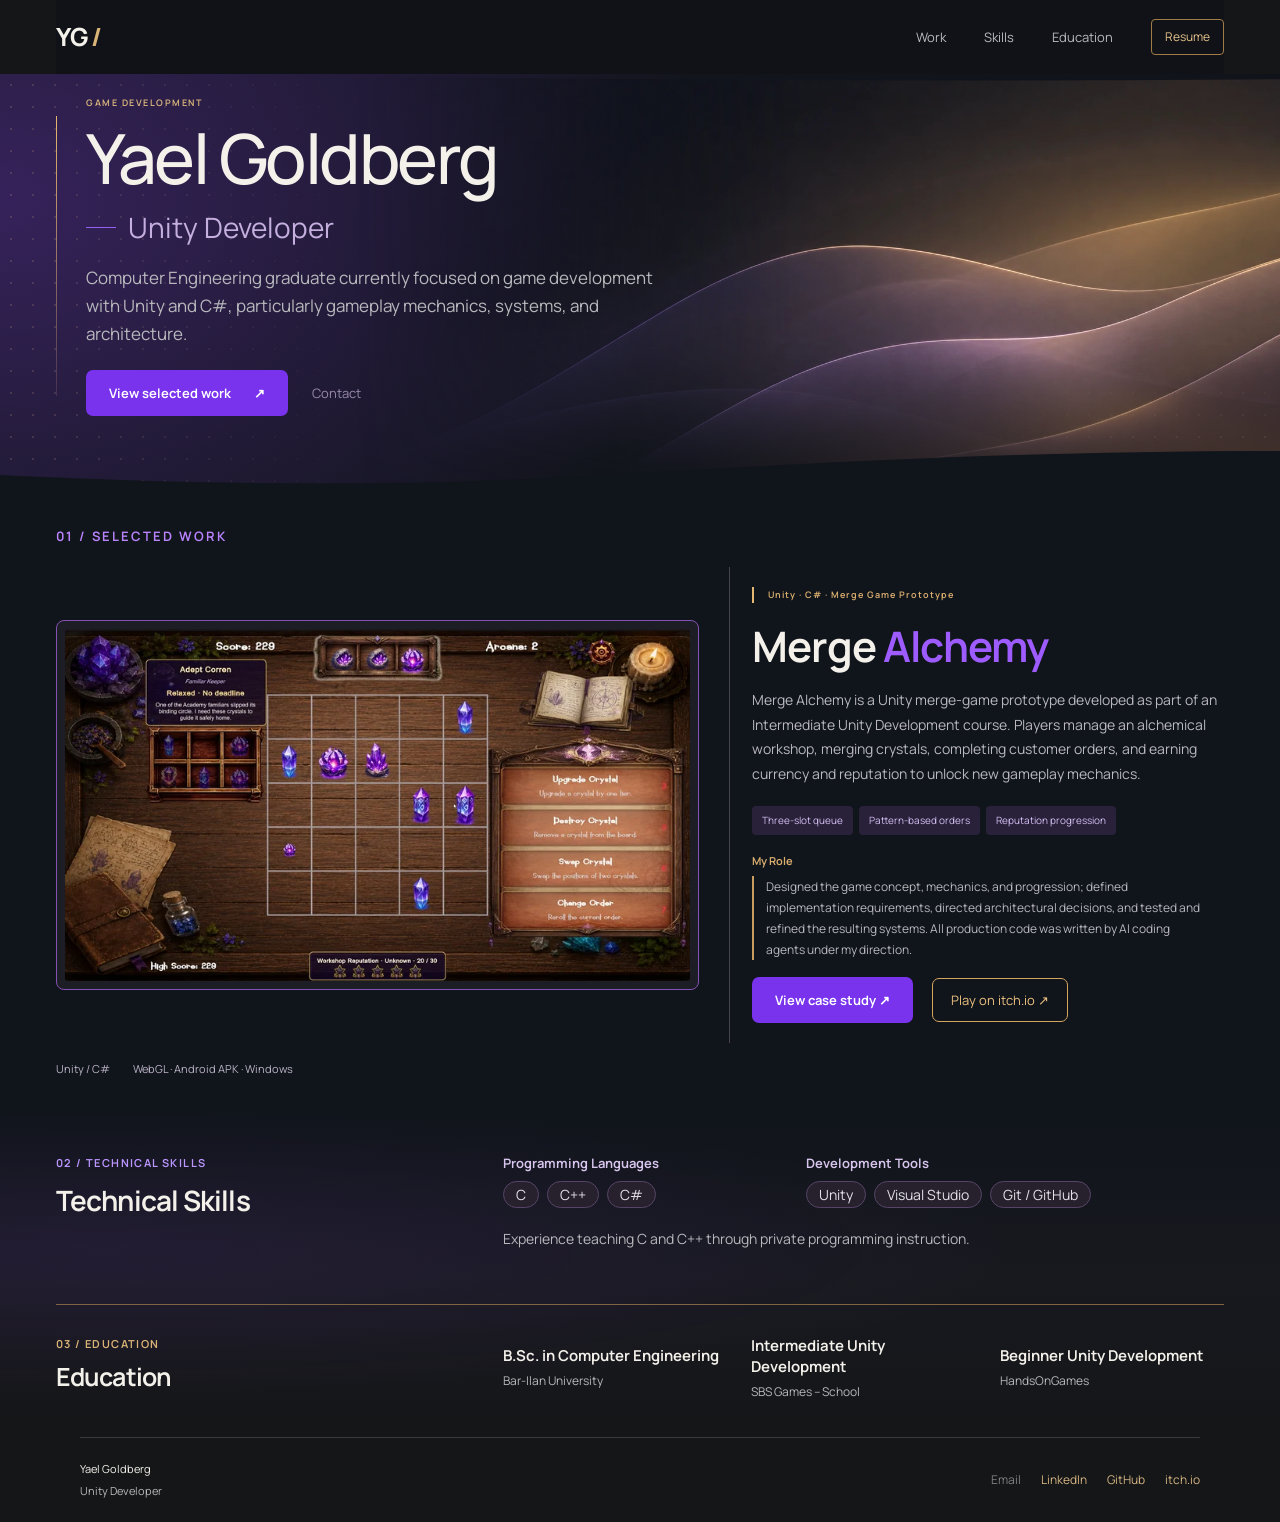
<file: site/index.html>
<!doctype html>
<html lang="en"><head><meta charset="utf-8"><meta name="viewport" content="width=device-width, initial-scale=1"><meta name="description" content="Portfolio of Yael Goldberg, a Computer Engineering graduate focused on Unity game development, gameplay systems, and technical design."><meta name="color-scheme" content="dark"><title>Yael Goldberg | Unity Developer</title><link rel="stylesheet" href="css/homepage.css"><link rel="icon" href="assets/favicon.svg" type="image/svg+xml"><meta property="og:type" content="website"><meta property="og:site_name" content="Yael Goldberg"><meta property="og:title" content="Yael Goldberg | Unity Developer"><meta property="og:description" content="Portfolio of Yael Goldberg, a Computer Engineering graduate focused on Unity game development, gameplay systems, and technical design."><meta name="twitter:card" content="summary"><meta name="twitter:title" content="Yael Goldberg | Unity Developer"><meta name="twitter:description" content="Portfolio of Yael Goldberg, a Computer Engineering graduate focused on Unity game development, gameplay systems, and technical design."><!-- Social image and canonical URLs require the final production base URL. Authentic candidate: assets/merge-alchemy-1600.webp. --></head>
<body class="modern-home"><a class="skip" href="#main">Skip to content</a><header class="wrap landing-nav"><a class="brand" href="index.html" aria-label="Yael Goldberg home">YG<span>/</span></a><nav aria-label="Main navigation"><a href="#work">Work</a><a href="#skills">Skills</a><a href="#education">Education</a><a class="resume-link" href="assets/resume.pdf" target="_blank" rel="noopener" aria-label="Resume PDF (opens in a new tab)">Resume</a></nav></header>
<main id="main"><div class="reference-upper"><section class="landing-hero wrap"><div class="landing-title"><p class="hero-label">GAME DEVELOPMENT</p><h1>Yael Goldberg</h1><p class="landing-role">Unity Developer</p><div class="landing-summary"><!-- APPROVED: finalized homepage copy supplied by owner, 2026-10-14. --><p class="intro">Computer Engineering graduate currently focused on game development with Unity and C#, particularly gameplay mechanics, systems, and architecture.</p><div class="hero-actions"><a class="button" href="#work">View selected work <span aria-hidden="true">↗</span></a><!-- TODO: Contact and footer Email must share the same verified mailto address. --><span class="contact-action unavailable" aria-disabled="true" title="Email address not yet supplied">Contact</span></div><!-- TODO: verified CV and GitHub. Render only when supplied. --></div></div><div class="hero-wave-background" aria-hidden="true"></div></section>
<div class="work-region"><div class="section-transition" aria-hidden="true"></div><section id="work" class="selected-work wrap"><div class="selected-heading"><p class="eyebrow">01 / SELECTED WORK</p></div><div class="selected-feature"><a class="selected-image" href="merge-alchemy.html" aria-label="Read the Merge Alchemy case study"><img src="assets/merge-alchemy-1600.webp" srcset="assets/merge-alchemy-800.webp 800w, assets/merge-alchemy-1600.webp 1600w" sizes="(max-width: 760px) 92vw, (max-width: 1400px) 55vw, 715px" width="1600" height="900" alt="Merge Alchemy gameplay: a crystal-filled 5 by 5 board, three-slot incoming queue, customer pattern order, shop actions, and workshop reputation." fetchpriority="high"></a><div class="selected-copy"><div><p class="eyebrow">Unity · C# · Merge Game Prototype</p><h2>Merge <span>Alchemy</span></h2></div><div><!-- APPROVED: finalized project introduction. --><p>Merge Alchemy is a Unity merge-game prototype developed as part of an Intermediate Unity Development course. Players manage an alchemical workshop, merging crystals, completing customer orders, and earning currency and reputation to unlock new gameplay mechanics.</p><div class="tags"><span>Three-slot queue</span><span>Pattern-based orders</span><span>Reputation progression</span></div><div class="project-role"><h3>My Role</h3><p class="attribution">Designed the game concept, mechanics, and progression; defined implementation requirements, directed architectural decisions, and tested and refined the resulting systems. All production code was written by AI coding agents under my direction.</p></div><div class="actions"><a class="button" href="merge-alchemy.html">View case study ↗</a><a class="text-link" href="https://korivagames.itch.io/merge-alchemy">Play on itch.io ↗</a></div></div></div></div><div class="selected-meta"><span>Unity / C#</span><span>WebGL · Android APK · Windows</span></div></section></div></div>
<div class="professional-region"><section id="skills" class="wrap technologies" aria-labelledby="skills-title"><div><p class="eyebrow">02 / TECHNICAL SKILLS</p><h2 id="skills-title">Technical Skills</h2></div><div class="tools-content"><div class="skill-groups"><div><h3>Programming Languages</h3><ul class="skill-list"><li>C</li><li>C++</li><li>C#</li></ul></div><div><h3>Development Tools</h3><ul class="skill-list"><li>Unity</li><li>Visual Studio</li><li>Git / GitHub</li></ul></div></div><p>Experience teaching C and C++ through private programming instruction.</p></div></section>
<section id="education" class="wrap editorial education" aria-labelledby="education-title"><div><p class="eyebrow">03 / EDUCATION</p><h2 id="education-title">Education</h2></div><div class="rows"><article><h3>B.Sc. in Computer Engineering</h3><p>Bar-Ilan University</p></article><article><h3>Intermediate Unity Development</h3><p>SBS Games – School</p></article><article><h3>Beginner Unity Development</h3><p>HandsOnGames</p></article></div></section>
</div><!-- TODO: Contact section, verified public contact method and profile links (CONTENT.md §9.6). Omitted from rendered website. --></main><footer class="wrap homepage-footer"><div class="footer-identity"><span>Yael Goldberg</span><span class="muted">Unity Developer</span></div><nav aria-label="Contact links"><!-- TODO: supply verified email and GitHub destinations. No fake URLs. --><span class="unavailable" aria-disabled="true" title="Email address not yet supplied">Email</span><a href="https://www.linkedin.com/in/yael-goldberg-1b1371147/">LinkedIn</a><a href="https://github.com/yaelglo">GitHub</a><a href="https://korivagames.itch.io/merge-alchemy">itch.io</a></nav></footer></body></html>
</file>
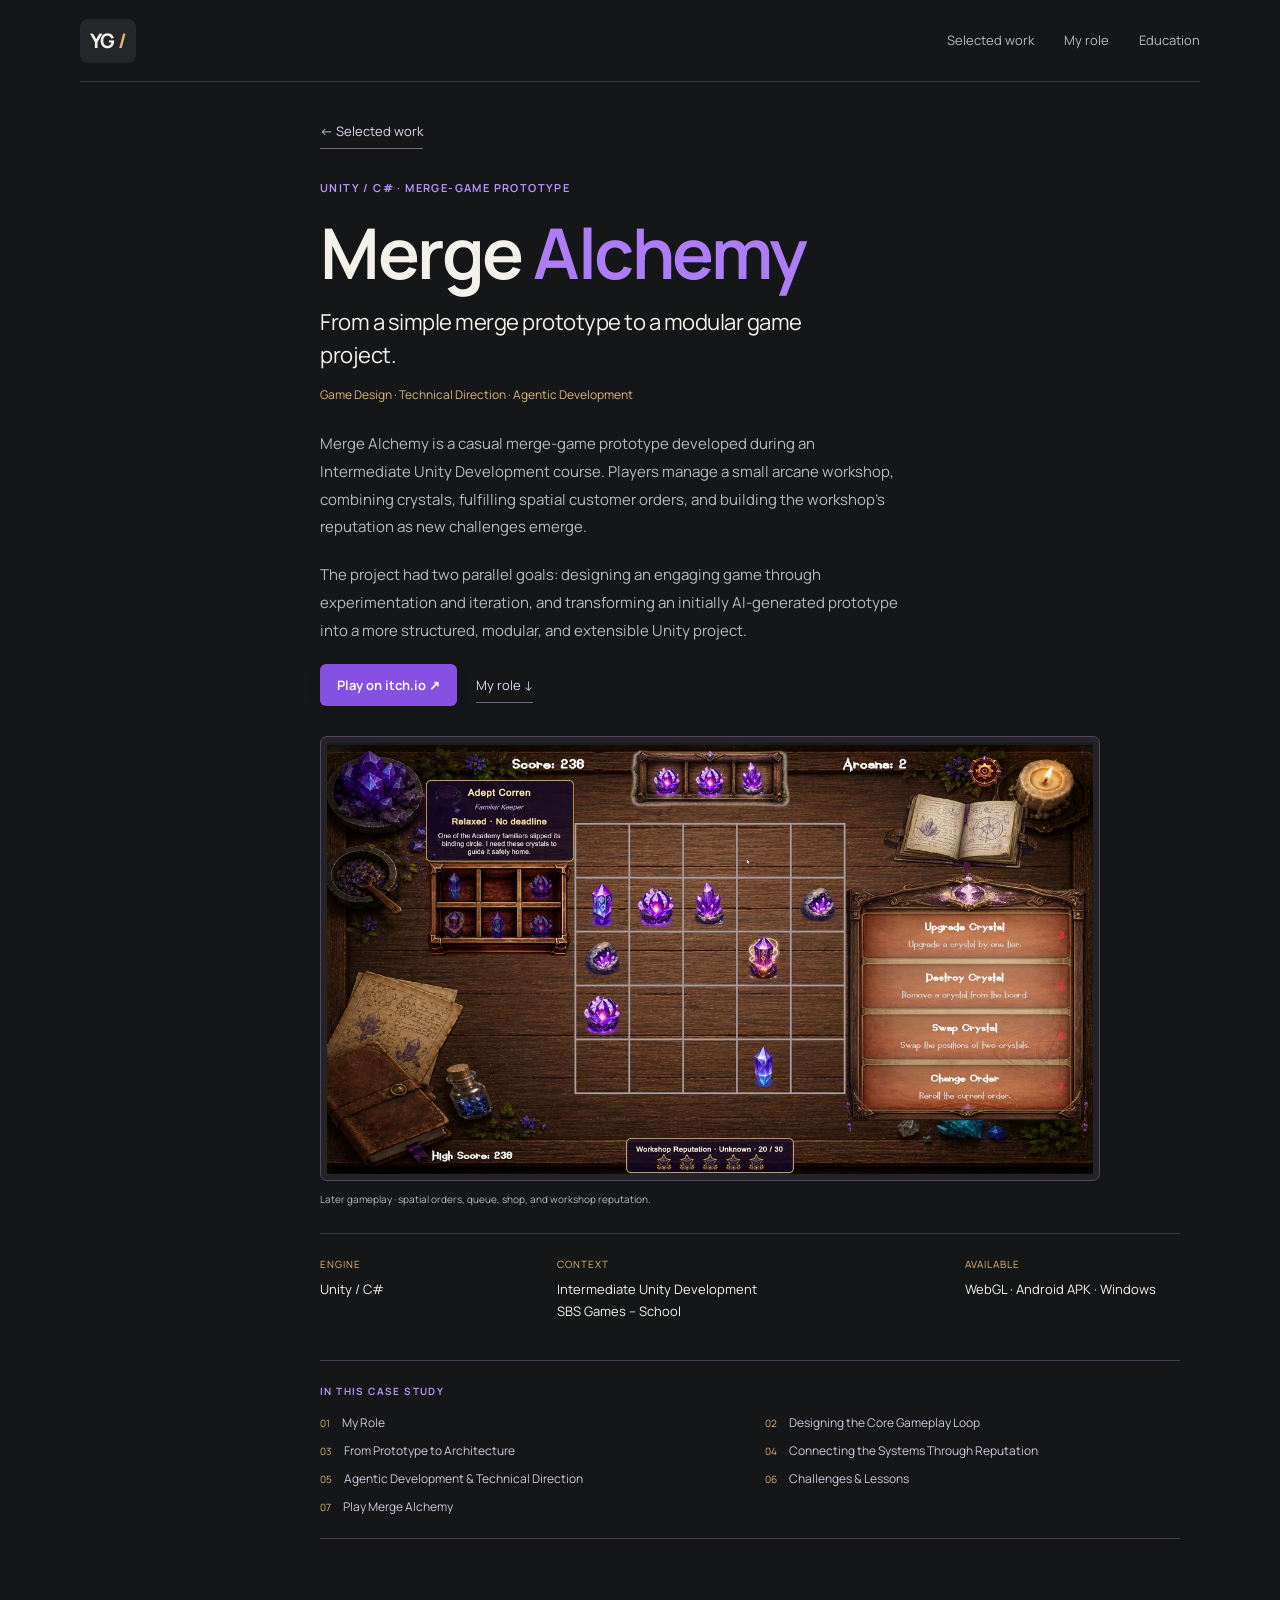
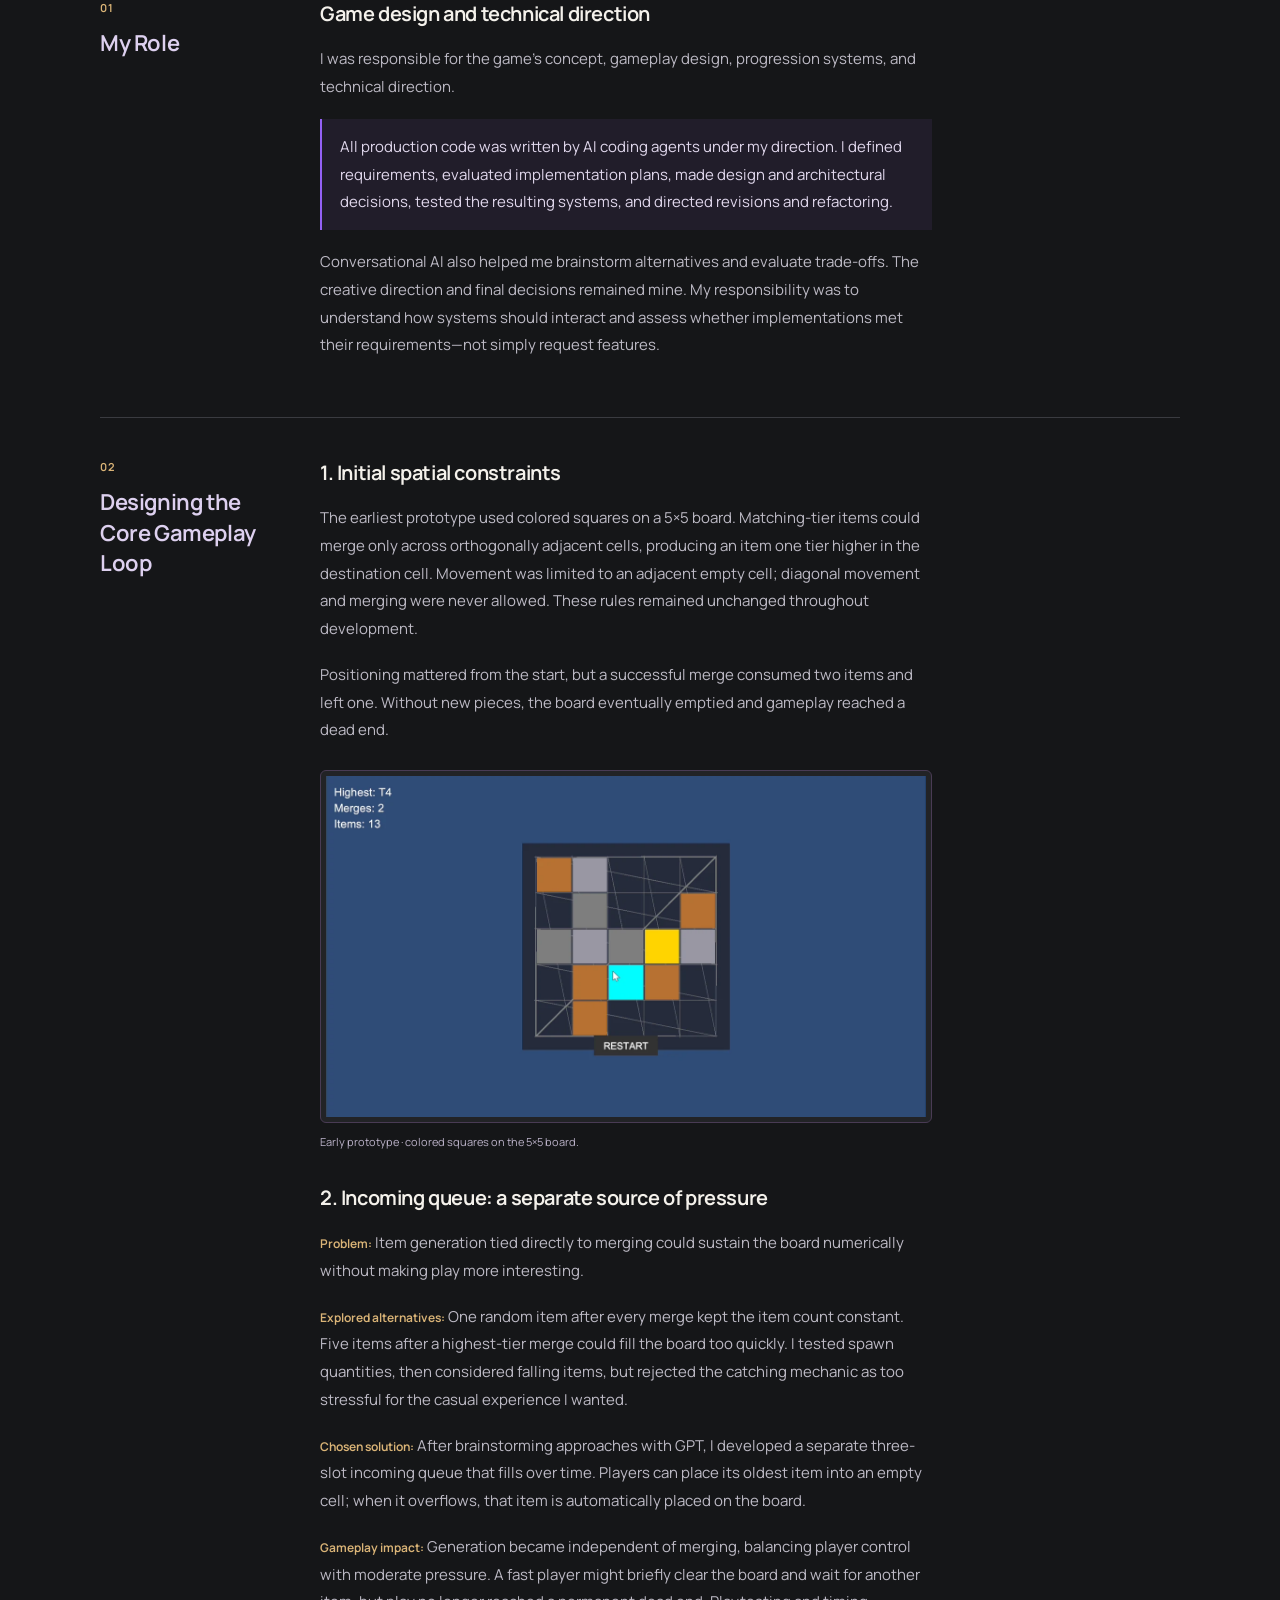
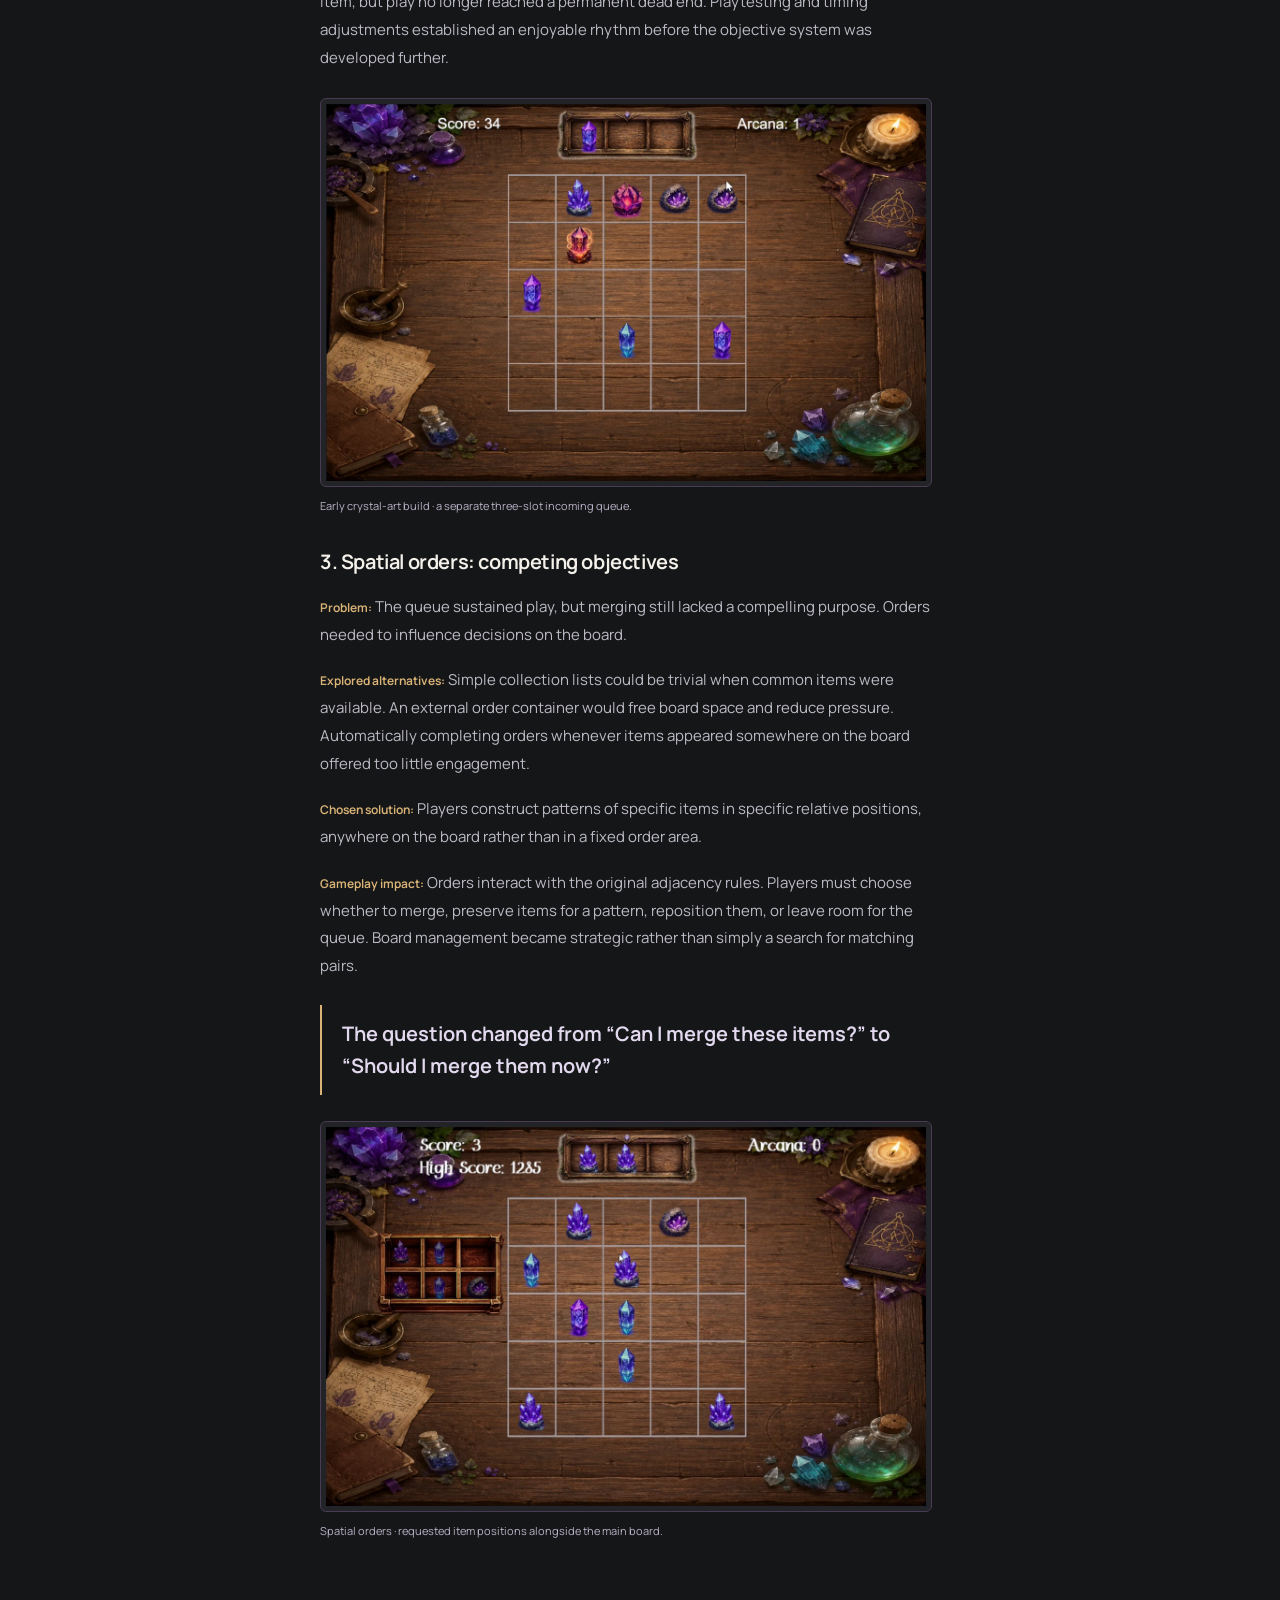
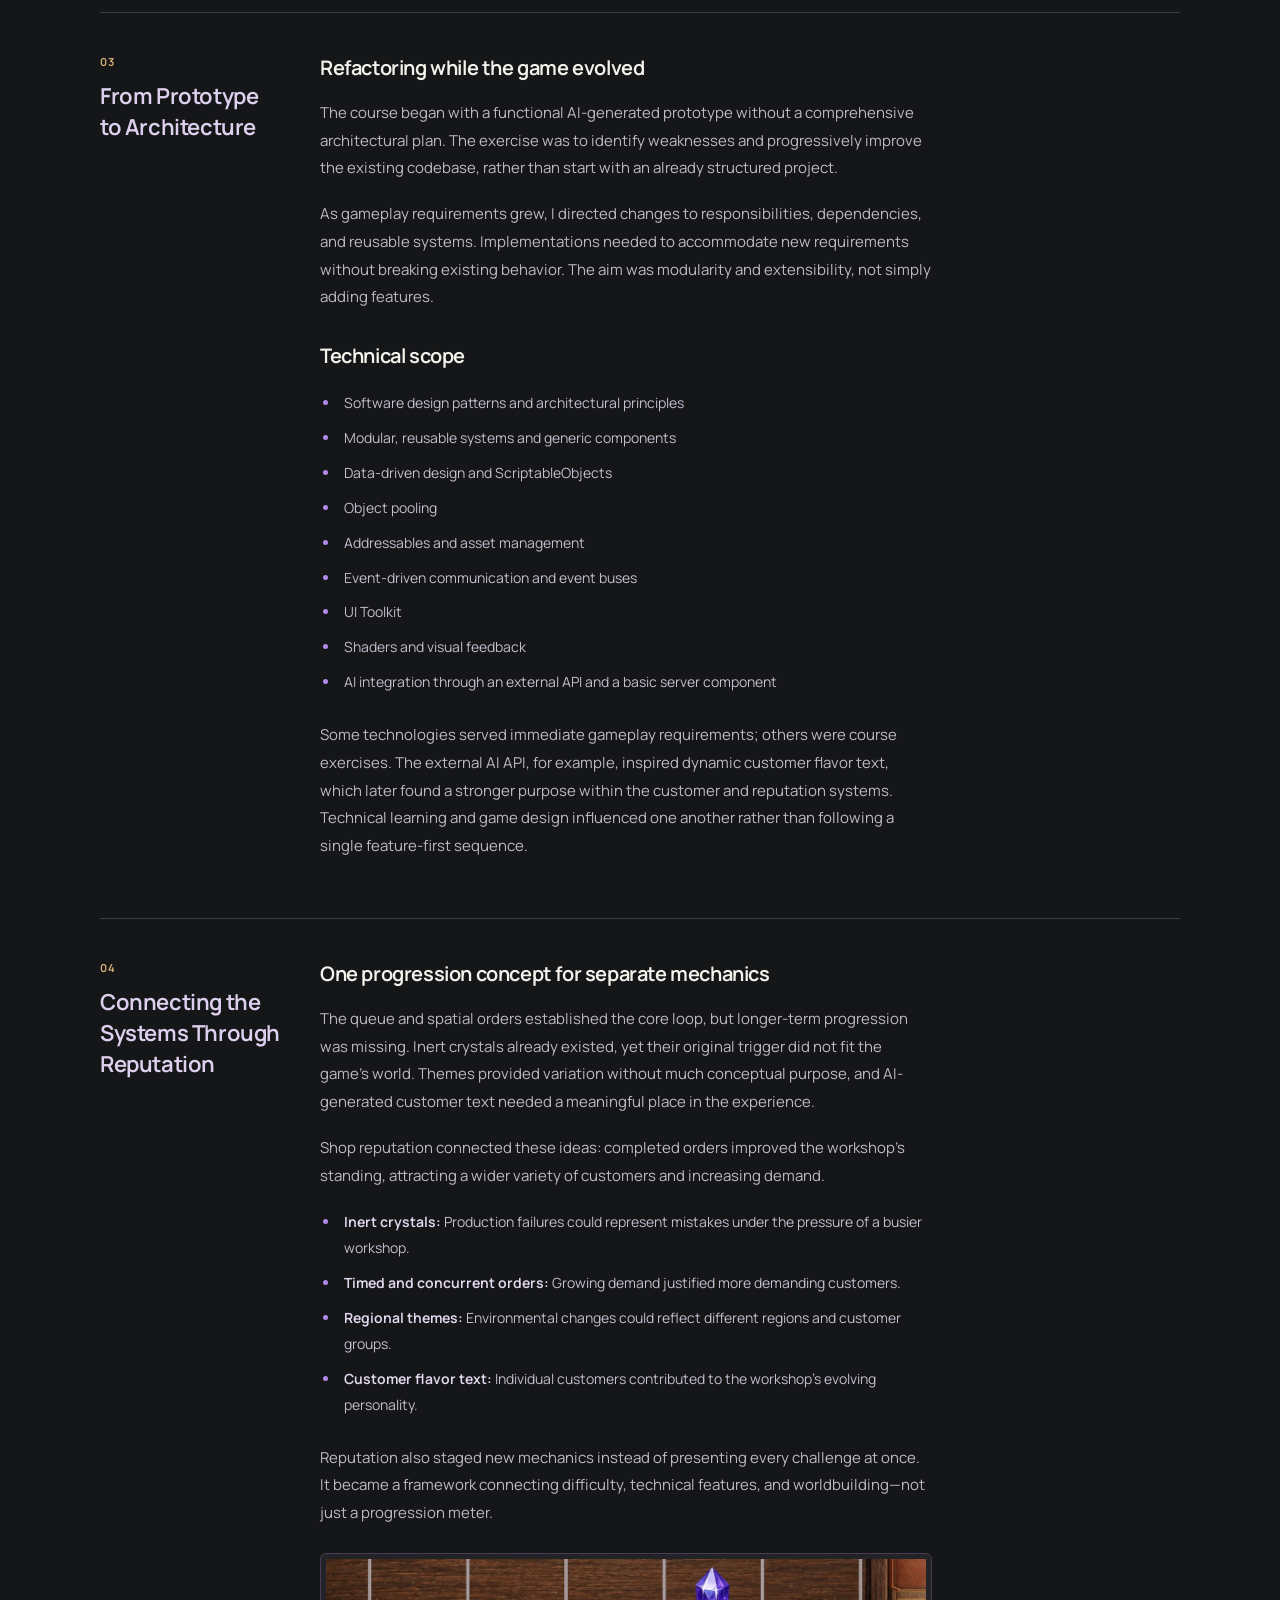
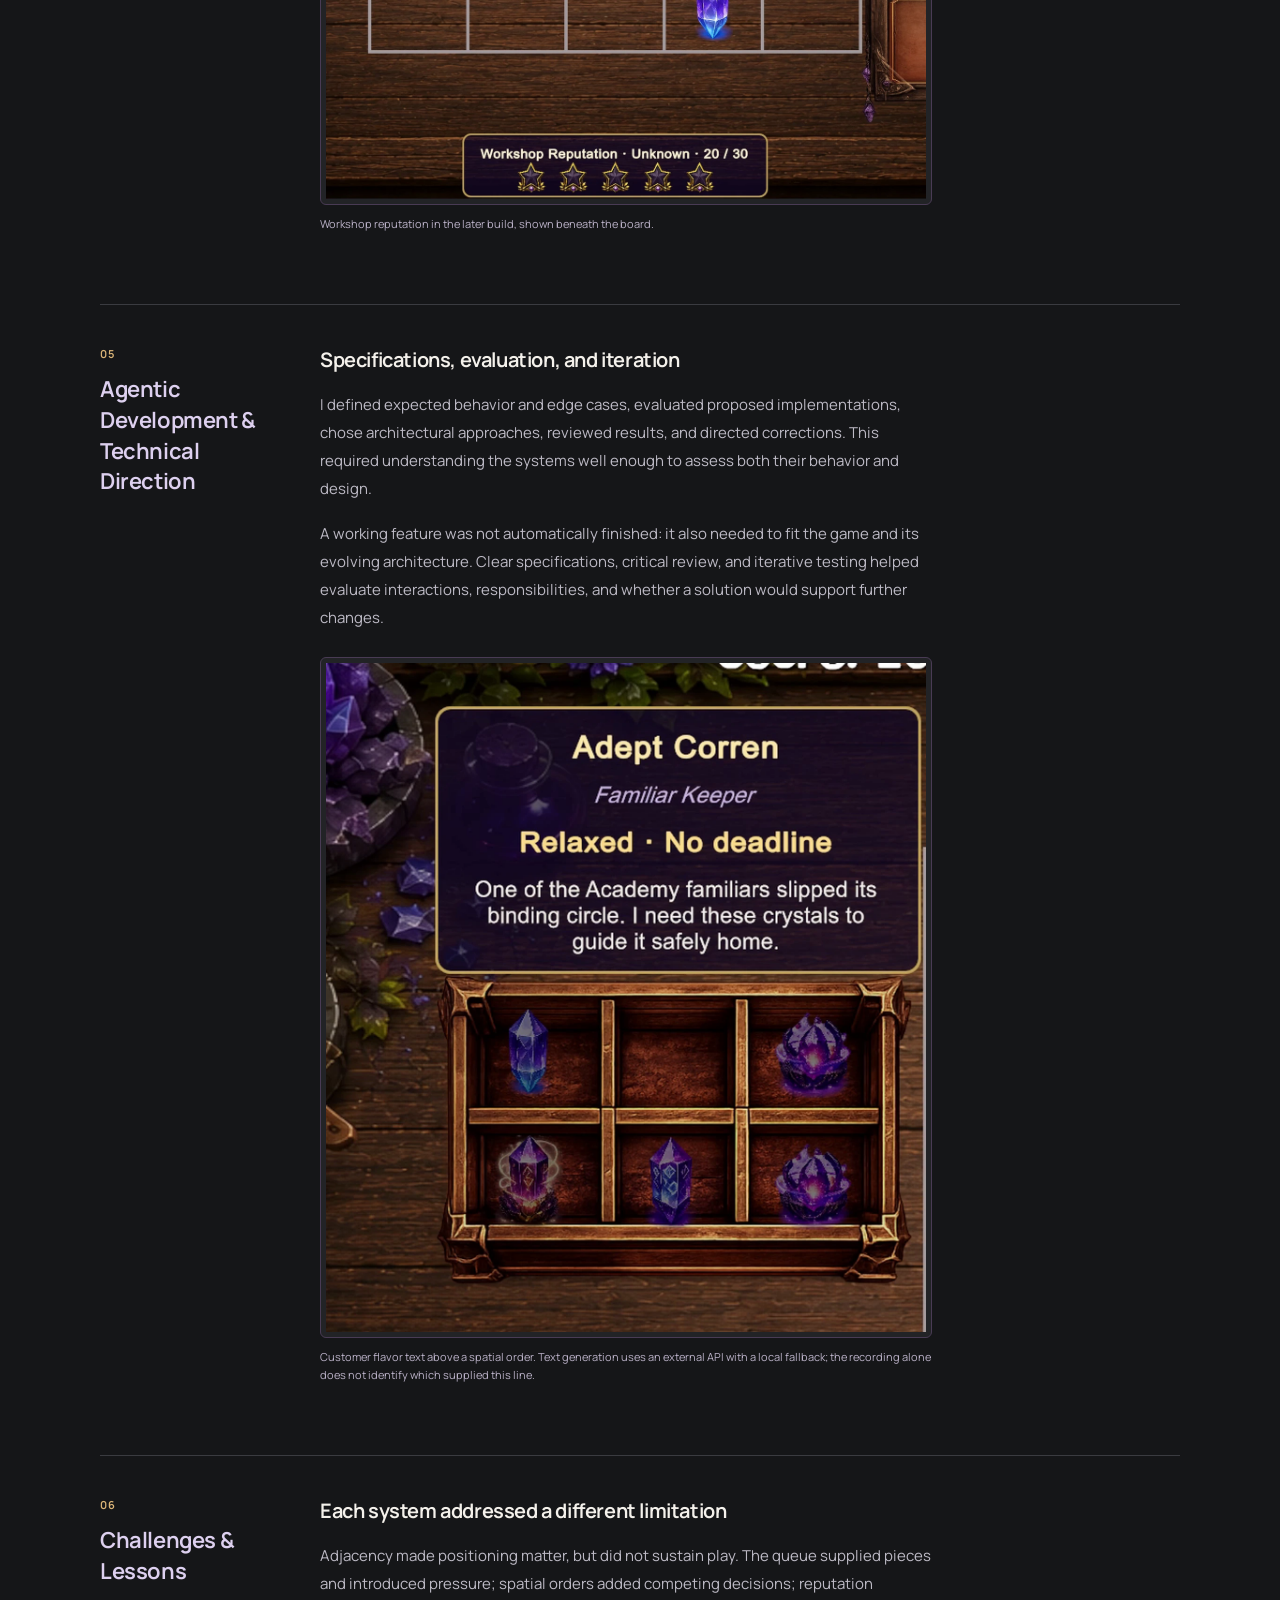
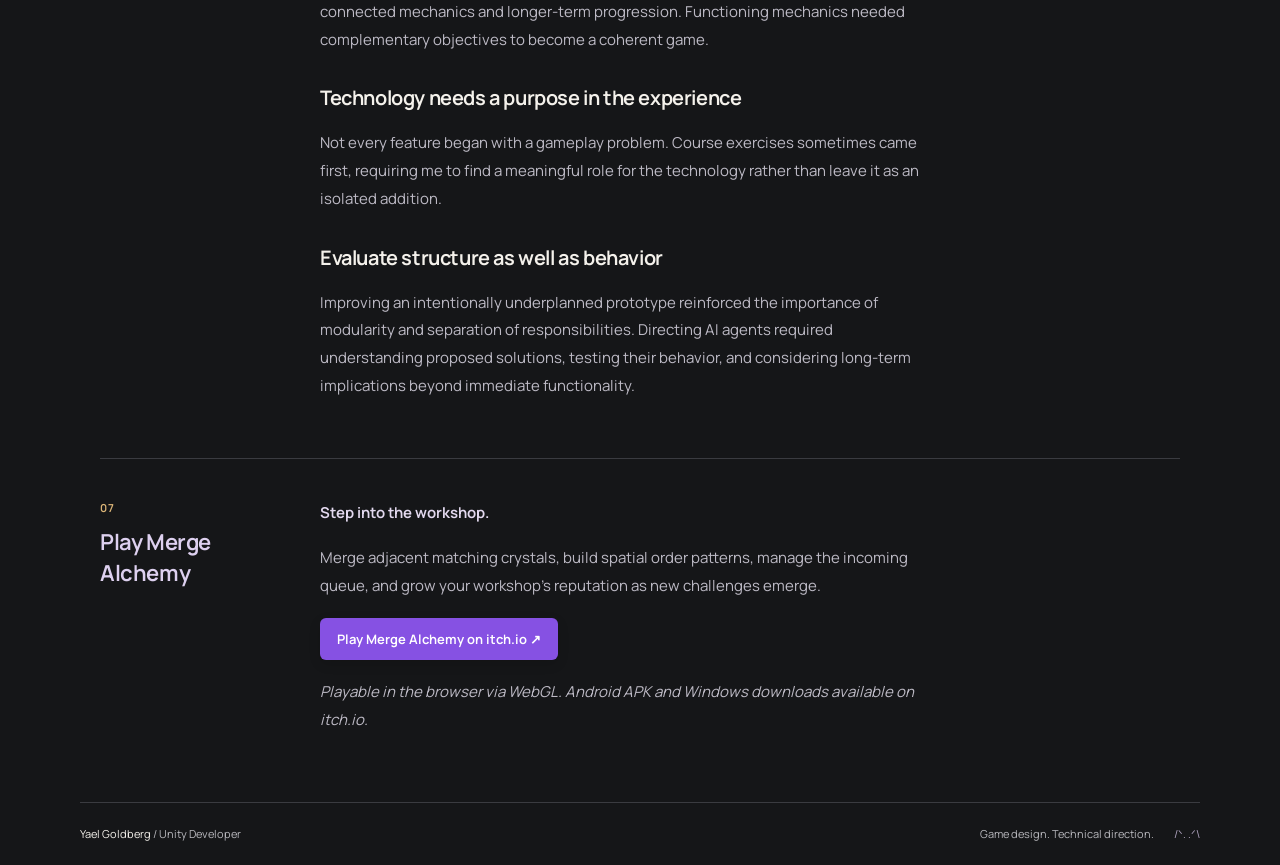
<file: site/merge-alchemy.html>
<!doctype html>
<html lang="en"><head><meta charset="utf-8"><meta name="viewport" content="width=device-width, initial-scale=1"><meta name="description" content="Merge Alchemy: a Unity merge-game prototype. Game design and technical direction by Yael Goldberg; production code by AI coding agents."><meta name="color-scheme" content="dark"><title>Merge Alchemy | Yael Goldberg</title><link rel="stylesheet" href="css/portfolio.css"><link rel="icon" href="assets/favicon.svg" type="image/svg+xml"><meta property="og:type" content="website"><meta property="og:site_name" content="Yael Goldberg"><meta property="og:title" content="Merge Alchemy | Yael Goldberg"><meta property="og:description" content="Merge Alchemy: a Unity merge-game prototype. Game design and technical direction by Yael Goldberg; production code by AI coding agents."><meta name="twitter:card" content="summary"><meta name="twitter:title" content="Merge Alchemy | Yael Goldberg"><meta name="twitter:description" content="Merge Alchemy: a Unity merge-game prototype. Game design and technical direction by Yael Goldberg; production code by AI coding agents."><!-- Social image and canonical URLs require the final production base URL. Authentic candidate: assets/merge-alchemy-1600.webp. --><link rel="stylesheet" href="css/case-study.css"></head>
<body class="case-page"><a class="skip" href="#main">Skip to content</a><header class="wrap"><a class="brand" href="index.html" aria-label="Yael Goldberg home">YG<span>/</span></a><nav aria-label="Main navigation"><a href="index.html#work">Selected work</a><a href="#role">My role</a><a href="index.html#education">Education</a></nav></header>
<main id="main"><section class="case-introduction" aria-labelledby="case-title"><a class="back text-link" href="index.html#work">← Selected work</a><p class="eyebrow">UNITY / C# · MERGE-GAME PROTOTYPE</p><h1 id="case-title">Merge <span>Alchemy</span></h1><p class="case-premise">From a simple merge prototype to a modular game project.</p><p class="case-deck">Game Design · Technical Direction · Agentic Development</p><p class="case-lede">Merge Alchemy is a casual merge-game prototype developed during an Intermediate Unity Development course. Players manage a small arcane workshop, combining crystals, fulfilling spatial customer orders, and building the workshop&#x27;s reputation as new challenges emerge.</p><p class="case-goals">The project had two parallel goals: designing an engaging game through experimentation and iteration, and transforming an initially AI-generated prototype into a more structured, modular, and extensible Unity project.</p><div class="actions"><a class="button" href="https://korivagames.itch.io/merge-alchemy">Play on itch.io ↗</a><a class="text-link" href="#role">My role ↓</a></div><figure class="case-gameplay"><img src="assets/history/reputation-gameplay-1280.webp" srcset="assets/history/reputation-gameplay-720.webp 720w, assets/history/reputation-gameplay-1280.webp 1280w" sizes="(max-width: 760px) 92vw, 780px" width="1280" height="720" alt="Later Merge Alchemy gameplay with customer orders, incoming queue, shop actions, and reputation." fetchpriority="high"><figcaption>Later gameplay · spatial orders, queue, shop, and workshop reputation.</figcaption></figure><dl class="case-facts"><div><dt>Engine</dt><dd>Unity / C#</dd></div><div><dt>Context</dt><dd>Intermediate Unity Development<br>SBS Games – School</dd></div><div><dt>Available</dt><dd>WebGL · Android APK · Windows</dd></div></dl></section><nav class="case-contents" aria-label="Case study sections"><p class="eyebrow">IN THIS CASE STUDY</p><a href="#role"><span>01</span>My Role</a><a href="#gameplay"><span>02</span>Designing the Core Gameplay Loop</a><a href="#architecture"><span>03</span>From Prototype to Architecture</a><a href="#reputation"><span>04</span>Connecting the Systems Through Reputation</a><a href="#workflow"><span>05</span>Agentic Development &amp; Technical Direction</a><a href="#lessons"><span>06</span>Challenges &amp; Lessons</a><a href="#play"><span>07</span>Play Merge Alchemy</a></nav><section id="role" class="case-chapter" aria-labelledby="role-title"><div class="chapter-heading"><p class="eyebrow">01</p><h2 id="role-title">My Role</h2></div><div class="chapter-content"><h3>Game design and technical direction</h3>
<p>I was responsible for the game&#x27;s concept, gameplay design, progression systems, and technical direction.</p>
<p class="authorship-note">All production code was written by AI coding agents under my direction. I defined requirements, evaluated implementation plans, made design and architectural decisions, tested the resulting systems, and directed revisions and refactoring.</p>
<p>Conversational AI also helped me brainstorm alternatives and evaluate trade-offs. The creative direction and final decisions remained mine. My responsibility was to understand how systems should interact and assess whether implementations met their requirements—not simply request features.</p></div></section><section id="gameplay" class="case-chapter" aria-labelledby="gameplay-title"><div class="chapter-heading"><p class="eyebrow">02</p><h2 id="gameplay-title">Designing the Core Gameplay Loop</h2></div><div class="chapter-content"><h3>1. Initial spatial constraints</h3>
<p>The earliest prototype used colored squares on a 5×5 board. Matching-tier items could merge only across orthogonally adjacent cells, producing an item one tier higher in the destination cell. Movement was limited to an adjacent empty cell; diagonal movement and merging were never allowed. These rules remained unchanged throughout development.</p>
<p>Positioning mattered from the start, but a successful merge consumed two items and left one. Without new pieces, the board eventually emptied and gameplay reached a dead end.</p>
<figure class="milestone-image"><img src="assets/history/colored-squares-1280.webp" srcset="assets/history/colored-squares-720.webp 720w, assets/history/colored-squares-1280.webp 1280w" sizes="(max-width: 760px) 92vw, 780px" width="1280" height="728" alt="Early Merge Alchemy prototype with colored squares and the original five-by-five board." loading="lazy" decoding="async"><figcaption>Early prototype · colored squares on the 5×5 board.</figcaption></figure><h3>2. Incoming queue: a separate source of pressure</h3>
<p class="decision-detail"><strong>Problem:</strong> Item generation tied directly to merging could sustain the board numerically without making play more interesting.</p>
<p class="decision-detail"><strong>Explored alternatives:</strong> One random item after every merge kept the item count constant. Five items after a highest-tier merge could fill the board too quickly. I tested spawn quantities, then considered falling items, but rejected the catching mechanic as too stressful for the casual experience I wanted.</p>
<p class="decision-detail"><strong>Chosen solution:</strong> After brainstorming approaches with GPT, I developed a separate three-slot incoming queue that fills over time. Players can place its oldest item into an empty cell; when it overflows, that item is automatically placed on the board.</p>
<p class="decision-detail"><strong>Gameplay impact:</strong> Generation became independent of merging, balancing player control with moderate pressure. A fast player might briefly clear the board and wait for another item, but play no longer reached a permanent dead end. Playtesting and timing adjustments established an enjoyable rhythm before the objective system was developed further.</p>
<figure class="milestone-image"><img src="assets/history/incoming-queue-1280.webp" srcset="assets/history/incoming-queue-720.webp 720w, assets/history/incoming-queue-1280.webp 1280w" sizes="(max-width: 760px) 92vw, 780px" width="1280" height="806" alt="Early crystal-art gameplay with the three-slot incoming queue above the board." loading="lazy" decoding="async"><figcaption>Early crystal-art build · a separate three-slot incoming queue.</figcaption></figure><h3>3. Spatial orders: competing objectives</h3>
<p class="decision-detail"><strong>Problem:</strong> The queue sustained play, but merging still lacked a compelling purpose. Orders needed to influence decisions on the board.</p>
<p class="decision-detail"><strong>Explored alternatives:</strong> Simple collection lists could be trivial when common items were available. An external order container would free board space and reduce pressure. Automatically completing orders whenever items appeared somewhere on the board offered too little engagement.</p>
<p class="decision-detail"><strong>Chosen solution:</strong> Players construct patterns of specific items in specific relative positions, anywhere on the board rather than in a fixed order area.</p>
<p class="decision-detail"><strong>Gameplay impact:</strong> Orders interact with the original adjacency rules. Players must choose whether to merge, preserve items for a pattern, reposition them, or leave room for the queue. Board management became strategic rather than simply a search for matching pairs.</p>
<p class="decision-callout"><strong>The question changed from “Can I merge these items?” to “Should I merge them now?”</strong></p><figure class="milestone-image"><img src="assets/history/spatial-orders-1280.webp" srcset="assets/history/spatial-orders-720.webp 720w, assets/history/spatial-orders-1280.webp 1280w" sizes="(max-width: 760px) 92vw, 780px" width="1280" height="809" alt="Early spatial-order implementation with a six-cell item pattern beside the board." loading="lazy" decoding="async"><figcaption>Spatial orders · requested item positions alongside the main board.</figcaption></figure></div></section><section id="architecture" class="case-chapter" aria-labelledby="architecture-title"><div class="chapter-heading"><p class="eyebrow">03</p><h2 id="architecture-title">From Prototype to Architecture</h2></div><div class="chapter-content"><h3>Refactoring while the game evolved</h3>
<p>The course began with a functional AI-generated prototype without a comprehensive architectural plan. The exercise was to identify weaknesses and progressively improve the existing codebase, rather than start with an already structured project.</p>
<p>As gameplay requirements grew, I directed changes to responsibilities, dependencies, and reusable systems. Implementations needed to accommodate new requirements without breaking existing behavior. The aim was modularity and extensibility, not simply adding features.</p>
<h3>Technical scope</h3>
<ul><li>Software design patterns and architectural principles</li><li>Modular, reusable systems and generic components</li><li>Data-driven design and ScriptableObjects</li><li>Object pooling</li><li>Addressables and asset management</li><li>Event-driven communication and event buses</li><li>UI Toolkit</li><li>Shaders and visual feedback</li><li>AI integration through an external API and a basic server component</li></ul>
<p>Some technologies served immediate gameplay requirements; others were course exercises. The external AI API, for example, inspired dynamic customer flavor text, which later found a stronger purpose within the customer and reputation systems. Technical learning and game design influenced one another rather than following a single feature-first sequence.</p></div></section><section id="reputation" class="case-chapter" aria-labelledby="reputation-title"><div class="chapter-heading"><p class="eyebrow">04</p><h2 id="reputation-title">Connecting the Systems Through Reputation</h2></div><div class="chapter-content"><h3>One progression concept for separate mechanics</h3>
<p>The queue and spatial orders established the core loop, but longer-term progression was missing. Inert crystals already existed, yet their original trigger did not fit the game&#x27;s world. Themes provided variation without much conceptual purpose, and AI-generated customer text needed a meaningful place in the experience.</p>
<p>Shop reputation connected these ideas: completed orders improved the workshop&#x27;s standing, attracting a wider variety of customers and increasing demand.</p>
<ul><li><strong>Inert crystals:</strong> Production failures could represent mistakes under the pressure of a busier workshop.</li><li><strong>Timed and concurrent orders:</strong> Growing demand justified more demanding customers.</li><li><strong>Regional themes:</strong> Environmental changes could reflect different regions and customer groups.</li><li><strong>Customer flavor text:</strong> Individual customers contributed to the workshop&#x27;s evolving personality.</li></ul>
<p>Reputation also staged new mechanics instead of presenting every challenge at once. It became a framework connecting difficulty, technical features, and worldbuilding—not just a progression meter.</p><figure class="milestone-image"><img src="assets/history/reputation-detail-1280.webp" srcset="assets/history/reputation-detail-720.webp 720w, assets/history/reputation-detail-1280.webp 1280w" sizes="(max-width: 760px) 92vw, 780px" width="1280" height="512" alt="Lower gameplay board with the implemented workshop reputation label, progress and five reputation stars." loading="lazy" decoding="async"><figcaption>Workshop reputation in the later build, shown beneath the board.</figcaption></figure></div></section><section id="workflow" class="case-chapter" aria-labelledby="workflow-title"><div class="chapter-heading"><p class="eyebrow">05</p><h2 id="workflow-title">Agentic Development &amp; Technical Direction</h2></div><div class="chapter-content"><h3>Specifications, evaluation, and iteration</h3>
<p>I defined expected behavior and edge cases, evaluated proposed implementations, chose architectural approaches, reviewed results, and directed corrections. This required understanding the systems well enough to assess both their behavior and design.</p>
<p>A working feature was not automatically finished: it also needed to fit the game and its evolving architecture. Clear specifications, critical review, and iterative testing helped evaluate interactions, responsibilities, and whether a solution would support further changes.</p><figure class="milestone-image"><img src="assets/history/customer-flavor-text-1280.webp" srcset="assets/history/customer-flavor-text-720.webp 720w, assets/history/customer-flavor-text-1280.webp 1280w" sizes="(max-width: 760px) 92vw, 780px" width="1280" height="1427" alt="Customer speech bubble with contextual flavor text above the requested crystal pattern." loading="lazy" decoding="async"><figcaption>Customer flavor text above a spatial order. Text generation uses an external API with a local fallback; the recording alone does not identify which supplied this line.</figcaption></figure></div></section><section id="lessons" class="case-chapter" aria-labelledby="lessons-title"><div class="chapter-heading"><p class="eyebrow">06</p><h2 id="lessons-title">Challenges &amp; Lessons</h2></div><div class="chapter-content"><h3>Each system addressed a different limitation</h3>
<p>Adjacency made positioning matter, but did not sustain play. The queue supplied pieces and introduced pressure; spatial orders added competing decisions; reputation connected mechanics and longer-term progression. Functioning mechanics needed complementary objectives to become a coherent game.</p>
<h3>Technology needs a purpose in the experience</h3>
<p>Not every feature began with a gameplay problem. Course exercises sometimes came first, requiring me to find a meaningful role for the technology rather than leave it as an isolated addition.</p>
<h3>Evaluate structure as well as behavior</h3>
<p>Improving an intentionally underplanned prototype reinforced the importance of modularity and separation of responsibilities. Directing AI agents required understanding proposed solutions, testing their behavior, and considering long-term implications beyond immediate functionality.</p></div></section><section id="play" class="case-chapter" aria-labelledby="play-title"><div class="chapter-heading"><p class="eyebrow">07</p><h2 id="play-title">Play Merge Alchemy</h2></div><div class="chapter-content"><p><strong>Step into the workshop.</strong></p>
<p>Merge adjacent matching crystals, build spatial order patterns, manage the incoming queue, and grow your workshop&#x27;s reputation as new challenges emerge.</p>
<a class="button" href="https://korivagames.itch.io/merge-alchemy">Play Merge Alchemy on itch.io ↗</a>
<p><em>Playable in the browser via WebGL. Android APK and Windows downloads available on itch.io.</em></p></div></section></main><footer class="wrap"><span>Yael Goldberg <span class="muted">/ Unity Developer</span></span><span class="footer-note">Game design. Technical direction. <span aria-hidden="true">/ᐠ. .ᐟ\</span></span></footer></body></html>
</file>
<file: site/css/homepage.css>
/* Shared current design. Legacy stylesheets serve archived versions only. */
@font-face {
  font-family: Manrope;
  src: url("../assets/manrope.ttf") format("truetype");
  font-weight: 200 800;
  font-style: normal;
  font-display: swap;
}
:root {
  color-scheme: dark;
  --bg: #151618;
  --surface: #222326;
  --ink: #f4f1eb;
  --muted: #b8b8bd;
  --line: #3a3b40;
  --violet: #9461f5;
  --violet-text: #bc96ff;
  --amber: #dab477;
}
* { box-sizing: border-box; }
html { scroll-behavior: smooth; scroll-padding-top: 24px; }
body { margin: 0; background: var(--bg); color: var(--ink); font: 400 15px/1.7 Manrope, "Segoe UI", sans-serif; }
a { color: inherit; text-decoration: none; }
a:hover { color: var(--violet-text); }
a:focus-visible { outline: 2px solid var(--amber); outline-offset: 5px; }
::selection { background: #62409c; color: white; }
.wrap { width: min(1120px, calc(100% - 64px)); margin-inline: auto; }
h1, h2, h3, p { margin-top: 0; }
h1, h2 { font-weight: 650; }
h2 { font-size: 29px; line-height: 1.25; letter-spacing: -.9px; }
h3 { font-size: 16px; line-height: 1.4; margin-bottom: 11px; font-weight: 650; }
p { margin-bottom: 20px; }
.muted, .intro { color: var(--muted); }
.eyebrow { color: var(--violet-text); font-size: 11px; font-weight: 650; letter-spacing: 1.4px; line-height: 1.6; margin-bottom: 17px; }
header { height: 82px; display: flex; justify-content: space-between; align-items: center; border-bottom: 1px solid var(--line); }
.brand { display: inline-block; padding: 5px 10px; border-radius: 8px; background: #252629; font-size: 20px; font-weight: 750; letter-spacing: -1px; }
.brand span { color: var(--amber); padding-left: 4px; }
nav { display: flex; gap: 30px; font-size: 13px; color: var(--muted); }
.skip { position: absolute; top: -100px; background: var(--ink); color: var(--bg); padding: 12px; z-index: 10; }
.skip:focus { top: 10px; }

/* Hero depth comes from two overlapping planes and a clear text hierarchy. */
.hero { position: relative; display: grid; grid-template-columns: 1.15fr 1fr; gap: 42px; align-items: center; margin-block: 30px; padding: 40px 32px; background: linear-gradient(115deg, #27282c, #1e1f22 70%); border-radius: 12px; box-shadow: 0 12px 30px #0002; }
.hero::before { content: ""; position: absolute; top: 26px; bottom: 26px; left: 0; width: 3px; background: var(--violet); border-radius: 3px; }
.hero-title { padding-bottom: 4px; }
.hero-title .eyebrow { color: var(--amber); font-size: 10px; letter-spacing: .9px; margin-bottom: 18px; }
.hero h1 { font-size: clamp(40px, 4.8vw, 57px); line-height: 1.14; letter-spacing: -2.3px; margin-bottom: 12px; }
.hero h1 span { color: var(--ink); }
.hero h1 .name-dot { color: var(--violet-text); }
.hero-role { color: var(--violet-text); font-size: 24px; font-weight: 500; margin-bottom: 0; }
.hero-summary { padding: 23px 0 23px 30px; border-left: 1px solid #4b464f; }
.hero-summary .intro { font-size: 16px; line-height: 1.8; margin-bottom: 20px; }
.button { display: inline-flex; align-items: center; gap: 23px; background: #8651e3; color: white; font-size: 13px; font-weight: 650; padding: 10px 17px; border-radius: 6px; box-shadow: 0 4px 12px #0002; }
.button:hover { background: #a879fb; color: #141019; }
.text-link { font-size: 13px; color: #ded4ee; border-bottom: 1px solid #766488; padding-block: 6px; }
.actions { display: flex; gap: 19px; align-items: center; flex-wrap: wrap; }

/* The media is project-specific; the surrounding frame is reusable. */
.work { padding-top: 24px; background: var(--surface); border-radius: 12px; box-shadow: 0 14px 35px #0004; overflow: hidden; border: 1px solid #48404f; border-top: 3px solid var(--violet); }
.section-heading { padding-inline: 27px; display: flex; justify-content: space-between; align-items: center; margin-bottom: 24px; }
.section-heading .eyebrow { margin: 0; }
.section-heading .muted { font-size: 11px; color: var(--amber); }
.project-feature { display: grid; grid-template-columns: minmax(0, 1fr) 53%; align-items: center; }
.project-copy { padding: 0 26px 25px 27px; }
.project-copy .eyebrow { font-size: 9px; letter-spacing: .6px; margin-bottom: 11px; }
.project-copy h2 { font-size: 35px; line-height: 1.12; margin-bottom: 17px; }
.project-copy p { font-size: 14px; color: var(--muted); margin-bottom: 17px; }
.project-image { display: block; padding: 8px 22px 8px 5px; margin-bottom: 25px; }
img { display: block; width: 100%; height: auto; }
.project-image img { border: 1px solid #655e54; border-radius: 7px; box-shadow: 0 8px 22px #0006; }
.tags { display: flex; flex-wrap: wrap; gap: 6px; margin-bottom: 18px; }
.tags span { padding: 4px 8px; font-size: 10px; border-radius: 4px; color: #d4c1f4; background: #302936; }
.attribution { font-size: 12px !important; padding-left: 12px; border-left: 2px solid var(--violet); }
.project-copy .button { font-size: 12px; padding: 9px 13px; }
.project-meta { display: flex; gap: 23px; padding: 13px 27px; background: #1b1c1e; border-top: 1px solid var(--line); color: var(--muted); font-size: 11px; }
.project-meta span:first-child { color: var(--amber); }

/* Technical profile is an open column layout rather than a set of cards. */
.professional-region { background: radial-gradient(ellipse at 8% 42%, #753dc520, transparent 55%), linear-gradient(180deg, #10141b, #18191f 50%, #151618); padding-top: 1px; }
.professional-region .wrap { width: min(1300px, calc(100% - 112px)); }
/* Compact approved technology list. */
.technologies { display:grid; grid-template-columns:minmax(0,.85fr) minmax(0,1.5fr); gap:38px; padding-block:36px 25px; }
.technologies .eyebrow { margin-bottom:12px; }
.technologies h2 { font-size:28px; margin:0; }
.tools-content { min-width:0; }
.skill-groups { display:grid; grid-template-columns:minmax(0,.8fr) minmax(0,1.2fr); gap:24px; margin-bottom:19px; }
.skill-groups h3 { font-size:13px; color:#d8c6ee; margin-bottom:9px; }
.skill-list { display:flex; flex-wrap:wrap; gap:8px; list-style:none; padding:0; margin:0; color:#e4e0e9; font-size:14px; }
.skill-list li { padding:2px 12px; border:1px solid #574568; border-radius:999px; background:#26212d; line-height:1.5; }
.tools-content p { max-width:65ch; font-size:14px; color:var(--muted); margin:0; }
/* Education is a quiet inset surface with amber used only as a small label. */
.education { display: grid; grid-template-columns: minmax(0,.85fr) minmax(0,1.5fr); gap: 38px; margin-block: 28px 0; padding: 30px 0 35px; background: transparent; border-radius: 0; border-top: 1px solid #816542; border-left: 0; }
.education .eyebrow { color: var(--amber); margin-bottom: 9px; }
.education h2 { font-size: 25px; max-width: 250px; margin: 0; }
.education .rows { display: grid; grid-template-columns: repeat(3,minmax(0,1fr)); gap: 24px; align-items: center; }
.education article h3 { font-size: 15px; margin-bottom: 5px; }
.education article p { font-size: 12px; color: var(--muted); margin-bottom: 0; }
footer { border-top: 1px solid var(--line); padding-block: 22px; display: flex; justify-content: space-between; gap: 16px; font-size: 11px; }
.footer-note { color: var(--muted); }
.footer-note span { color: #b3a7c3; margin-left: 18px; }

/* Existing case study structure: restrained media and a readable text column. */
.case-page main { width: min(940px, calc(100% - 64px)); margin-inline: auto; }
.case-page main .wrap { width: 100%; }
.case-hero { padding: 36px 0 52px 200px; }
.back { display: inline-block; margin-bottom: 35px; }
.case-hero h1 { font-size: clamp(43px, 5vw, 64px); line-height: 1.1; letter-spacing: -2px; margin-bottom: 20px; }
.case-hero h1 span { color: var(--violet-text); }
.case-deck { color: var(--amber); font-size: 13px; }
.case-hero .intro { font-size: 16px; max-width: 680px; }
.case-hero figure { max-width: 680px; margin: 31px 0; }
figure img { padding: 6px; background: #222326; border-radius: 7px; }
figcaption { color: var(--muted); font-size: 10px; margin-top: 10px; }
dl { margin: 0; }
dt { color: var(--amber); font-size: 10px; text-transform: uppercase; letter-spacing: 1px; margin-bottom: 5px; }
dd { margin: 0; font-size: 13px; }
.facts { max-width: 680px; display: grid; grid-template-columns: 1fr 1.4fr; gap: 21px 33px; padding-top: 23px; border-top: 1px solid var(--line); }
.case-page .editorial { display: grid; grid-template-columns: 160px minmax(0, 680px); gap: 40px; padding-block: 47px; border-top: 1px solid var(--line); }
.case-page .editorial h2 { font-size: 23px; letter-spacing: -.5px; }
.case-page .editorial .eyebrow { font-size: 10px; }
.case-page .editorial p { color: var(--muted); }
.case-page .rows article { padding-block: 23px; border-top: 1px solid var(--line); }
.case-page .rows article:first-child { padding-top: 0; border-top: 0; }
.case-page .rows article p { font-size: 14px; margin-bottom: 0; }
.disclosure { border-left: 2px solid var(--violet); padding-left: 23px; margin-top: 25px; }
.disclosure p { margin-bottom: 0; font-size: 14px; }
.end-link { padding: 42px 0 55px 200px; border-top: 1px solid var(--line); }
.end-link .muted { font-size: 12px; margin-top: 20px; margin-bottom: 0; }
@media (max-width: 1000px) {
  .hero { gap: 26px; padding-inline: 25px; }
  .hero h1 { font-size: 43px; }
  .hero-summary { padding-left: 24px; }
  .project-copy h2 { font-size: 30px; }
  .case-hero, .end-link { padding-left: 160px; }
  .case-page .editorial { grid-template-columns: 130px minmax(0, 1fr); gap: 30px; }
}
@media (max-width: 760px) {
  .wrap { width: calc(100% - 36px); }
  header { height: 74px; }
  nav { gap: 14px; font-size: 11px; }
  .hero { display: block; padding: 26px 22px; margin-block: 22px; }
  .hero h1 { font-size: clamp(34px, 7.3vw, 49px); letter-spacing: -1.5px; }
  .hero-title .eyebrow { font-size: 9px; }
  .hero-role { font-size: 22px; }
  .hero-summary { border-left: 0; border-top: 1px solid #48454b; padding: 20px 0 0; margin-top: 19px; }
  .hero-summary .intro { font-size: 15px; }
  .section-heading { padding-inline: 20px; margin-bottom: 19px; }
  .section-heading .muted { display: none; }
  .project-feature { display: flex; flex-direction: column; }
  .project-image { order: -1; width: 100%; padding: 0 19px; margin-bottom: 22px; }
  .project-copy { padding: 0 20px 23px; }
  .project-copy h2 { font-size: 31px; }
  .project-meta { flex-wrap: wrap; gap: 7px 18px; padding: 12px 20px; font-size: 10px; }
  .professional-region .wrap { width: calc(100% - 36px); }
  .education { display: block; padding: 22px; margin-block: 28px; }
  .education h2 { max-width: none; margin-bottom: 23px; }
  .education .rows { grid-template-columns: 1fr; gap: 22px; }
  footer { flex-direction: column; gap: 8px; }
  .case-page main { width: calc(100% - 36px); }
  .case-hero { padding: 25px 0 38px; }
  .case-hero h1 { font-size: clamp(36px, 8vw, 54px); }
  .case-page .editorial { display: block; padding-block: 34px; }
  .case-page .editorial h2 { font-size: 27px; margin-bottom: 24px; }
  .end-link { padding: 35px 0 45px; }
}
@media (prefers-reduced-motion: reduce) { html { scroll-behavior: auto; } }

/* Upper section geometry uses normal flow and one shared content width. */
.landing-nav,.reference-upper{--content-width:1300px;--gutter:56px}
.landing-nav,.reference-upper .wrap{width:min(var(--content-width),calc(100% - 2 * var(--gutter)));margin-inline:auto}
.landing-nav{height:74px;position:static;display:flex;align-items:center;justify-content:space-between;background:#101218;border:0}
.landing-nav .brand{background:none;padding:0;font-size:25px}.landing-nav nav{height:100%;align-items:center;gap:38px}.landing-nav .home-link{color:#edbf73;height:100%;display:flex;align-items:center;border-bottom:2px solid #ddb36c;padding-inline:15px}
.reference-upper{position:relative;isolation:isolate;background:radial-gradient(ellipse at 0% 12%,#7136c45c,transparent 39%),radial-gradient(ellipse at 100% 32%,#bb762b50,transparent 33%),linear-gradient(130deg,#151720,#101319 60%,#24212a)}
.reference-upper:before{content:"";position:absolute;inset:0;pointer-events:none;z-index:-1;background:radial-gradient(#c1998540 .7px,transparent .8px);background-size:22px 22px;mask-image:linear-gradient(90deg,#000,transparent 28%,transparent 72%,#000)}
.landing-hero{display:grid;grid-template-columns:minmax(0,1fr);gap:0;align-items:start;min-height:0;padding:23px 30px 22px;position:relative}
.landing-hero:before{content:"";position:absolute;left:0;top:42px;bottom:42px;width:1px;background:linear-gradient(#e8b96c,#7c556f55)}
.landing-title{min-width:0}.landing-title>.eyebrow{font-size:11px;color:#e1b370;letter-spacing:2.4px;margin-bottom:17px}
.landing-title h1{font-size:clamp(48px,5.4vw,78px);font-weight:500;color:#f4f1eb;letter-spacing:-2.5px;line-height:1.18;margin:0;white-space:normal;overflow-wrap:normal}
.landing-role{display:flex;align-items:center;gap:12px;font-size:28px;color:#c4afdf;font-weight:400;margin:5px 0 13px}
.landing-role:before{content:"";display:block;width:30px;height:1px;background:#9461f5;flex-shrink:0}
.hero-label{position:static;margin:0 0 8px;color:#d6b47b;font-size:9px;font-weight:650;letter-spacing:1.5px;line-height:12px}


/* Supplied decorative image: intrinsic aspect ratio, no extra lighting or waves. */
.hero-wave-background{position:absolute;left:calc(-1 * max(56px,(100vw - 1300px)/2));right:calc(-1 * max(56px,(100vw - 1300px)/2));top:0;bottom:-65px;z-index:0;pointer-events:none;background:url("../assets/hero-waves.webp") right 65% / cover no-repeat;mask-image:linear-gradient(90deg,transparent 0%,transparent 28%,#000 62%),linear-gradient(180deg,#000 0%,#000 65%,transparent 100%),url("data:image/svg+xml,%3Csvg%20xmlns%3D%22http%3A%2F%2Fwww.w3.org%2F2000%2Fsvg%22%20viewBox%3D%220%200%201000%20400%22%20preserveAspectRatio%3D%22none%22%3E%3Cpath%20fill%3D%22white%22%20d%3D%22M0%201%20C300%201%20580%209%201000%205%20L1000%20400%20H0Z%22%2F%3E%3C%2Fsvg%3E");mask-size:100% 100%;mask-composite:intersect}
@media(max-width:1100px){.hero-wave-background{background-position:78% 65%;mask-image:linear-gradient(90deg,transparent 0%,transparent 45%,#000 82%),linear-gradient(180deg,#000 0%,#000 60%,transparent 100%),url("data:image/svg+xml,%3Csvg%20xmlns%3D%22http%3A%2F%2Fwww.w3.org%2F2000%2Fsvg%22%20viewBox%3D%220%200%201000%20400%22%20preserveAspectRatio%3D%22none%22%3E%3Cpath%20fill%3D%22white%22%20d%3D%22M0%201%20C300%201%20580%209%201000%205%20L1000%20400%20H0Z%22%2F%3E%3C%2Fsvg%3E");mask-size:100% 100%}}
@media(max-width:800px){.hero-wave-background{left:-18px;right:-18px;bottom:-55px;opacity:.4;background-position:85% center;mask-image:linear-gradient(90deg,transparent 20%,#000 100%),linear-gradient(180deg,transparent 10%,#000 60%,transparent 100%),url("data:image/svg+xml,%3Csvg%20xmlns%3D%22http%3A%2F%2Fwww.w3.org%2F2000%2Fsvg%22%20viewBox%3D%220%200%201000%20400%22%20preserveAspectRatio%3D%22none%22%3E%3Cpath%20fill%3D%22white%22%20d%3D%22M0%201%20C300%201%20580%209%201000%205%20L1000%20400%20H0Z%22%2F%3E%3C%2Fsvg%3E");mask-size:100% 100%}}
.landing-title{position:relative;z-index:1}
.reference-upper{overflow:clip}

@media(max-width:800px){.hero-label{font-size:8px}.landing-role{color:#c4afdf}}
.landing-summary{display:block;max-width:65ch}.hero-actions{display:flex;align-items:center;flex-wrap:wrap;gap:24px;margin-top:22px}.contact-action{font-size:13px;color:#d7c4e9;padding-block:10px}.landing-summary .intro{font-size:17px;line-height:1.65;max-width:65ch;margin:0}.landing-summary .button{flex-shrink:0}.project-role h3{font-size:11px;color:#d8ad6e;margin:17px 0 7px}.project-role .attribution{margin-bottom:17px}
.reference-upper .button{background:#7933ed;border-radius:7px;padding:12px 23px;box-shadow:none}.reference-upper .button:hover{background:#9b63ff;color:#fff}
.focus-list{border-left:1px solid #dfb16b;padding:8px 0 8px 25px;display:flex;flex-direction:column;gap:19px;max-width:270px;font-size:11px;line-height:1.7;text-transform:uppercase;letter-spacing:2px;color:#c2bbcf}
/* The transition has its own normal-flow height and full-width coordinate system. */
.work-region{background:#10141b;position:relative;padding-bottom:38px}
.section-transition{height:65px;position:relative;background:#10141b;margin-bottom:0;mask-image:url("data:image/svg+xml,%3Csvg%20xmlns%3D%22http%3A%2F%2Fwww.w3.org%2F2000%2Fsvg%22%20viewBox%3D%220%200%201000%2065%22%20preserveAspectRatio%3D%22none%22%3E%3Cpath%20fill%3D%22white%22%20d%3D%22M0%2037%20C100%2043%20230%2049%20370%2043%20C510%2037%20710%2013%201000%2013%20L1000%2065%20H0Z%22%2F%3E%3C%2Fsvg%3E");mask-size:100% 100%;mask-repeat:no-repeat}
.work-region{background:linear-gradient(#0000 65px,#10141b 65px)}

.selected-work{padding-top:23px}.selected-heading{display:flex;justify-content:space-between;align-items:center;padding:0 0 20px}.selected-heading .eyebrow{margin:0;font-size:13px;color:#ba83ff;letter-spacing:2px}.selected-heading .muted{color:#d2ae70;font-size:11px}
.selected-feature{display:grid;grid-template-columns:minmax(0,1.3fr) minmax(0,1fr);gap:30px;align-items:center}
.selected-image{display:block;min-width:0;padding:8px;border:1px solid #8551b4;background:#1d1d26;border-radius:8px}.selected-image img{border:0;border-radius:3px;box-shadow:none}
.selected-copy{min-width:0;padding:20px 0 20px 22px;border-left:1px solid #49414f}.selected-copy .eyebrow{color:#d8ad6e;font-size:9px;letter-spacing:1px;border-left:2px solid #e4b772;padding-left:14px}.selected-copy h2{font-size:42px;margin-bottom:16px}.selected-copy h2 span{color:#9e5cff}.selected-copy p{font-size:14px;line-height:1.75;color:var(--muted);max-width:65ch}
.selected-copy .tags span{padding:6px 10px;background:#292039}.selected-copy .attribution{border-color:#c99d60}.selected-copy .text-link{color:#edc280;border:1px solid #d4a55e;padding:10px 18px;border-radius:7px}.selected-meta{display:flex;flex-wrap:wrap;gap:10px 23px;padding:17px 0 0;color:#bbb3c6;font-size:11px}
@media(max-width:1100px){.landing-hero{gap:30px;padding-inline:22px}.landing-title h1{font-size:52px}.selected-feature{gap:24px}.selected-copy h2{font-size:34px}.landing-nav nav{gap:20px}}
@media(max-width:800px){.landing-nav,.reference-upper{--gutter:18px}.landing-nav nav{gap:12px;font-size:10px}.landing-nav .home-link{padding-inline:0}.landing-nav .brand{font-size:20px}.landing-hero{display:block;min-height:0;padding:14px 8px 28px}.landing-hero:before{display:none}.landing-title h1{font-size:clamp(34px,7.6vw,54px);letter-spacing:-1.5px}.landing-title>.eyebrow{font-size:9px;letter-spacing:.8px}.landing-role{font-size:25px}.landing-summary .intro{font-size:15px}.focus-list{display:none}.section-transition{height:55px}.work-region{background:linear-gradient(#0000 55px,#10141b 55px)}.selected-feature{grid-template-columns:minmax(0,1fr);gap:25px}.selected-copy h2{font-size:34px}.selected-heading .muted{display:none}.selected-copy .actions{gap:14px}}

/* Integrated factual hero profile: a margin composition, not a dashboard card. */









@media(max-width:800px){.education{padding-inline:0;margin-bottom:0}.selected-copy{padding:0;border-left:0}}

@media(max-width:1000px){.education{grid-template-columns:1fr}.education .rows{grid-template-columns:repeat(3,minmax(0,1fr))}}
@media(max-width:800px){.landing-nav{min-height:74px;height:auto;gap:14px;padding-block:12px}.landing-nav nav{height:auto;justify-content:flex-end;flex-wrap:wrap;gap:8px 14px}.landing-nav .home-link{height:auto;padding-block:4px}.landing-summary{display:block}.landing-summary .intro{margin-bottom:20px}.technologies{display:block;padding-top:30px}.technologies h2{margin-bottom:20px}.education .rows{grid-template-columns:1fr}.education{padding-inline:0}.skill-groups{grid-template-columns:1fr;gap:20px}}

/* Missing destinations are visibly inactive until verified details are supplied. */
.unavailable{opacity:.65;cursor:default}
.landing-nav .resume-link{font-size:12px;padding:7px 13px;border:1px solid #a27c47;border-radius:4px;color:#e5c28a}
.homepage-footer{align-items:center}.footer-identity{display:flex;flex-direction:column;gap:3px}.homepage-footer nav{display:flex;gap:20px;flex-wrap:wrap;font-size:12px}.homepage-footer a{color:#d4b482}
@media(max-width:800px){.homepage-footer{align-items:flex-start}.homepage-footer nav{gap:14px}.hero-actions{margin-top:18px}}
</file>
<file: site/css/portfolio.css>
/* Shared current design. Legacy stylesheets serve archived versions only. */
@font-face {
  font-family: Manrope;
  src: url("../assets/manrope.ttf") format("truetype");
  font-weight: 200 800;
  font-style: normal;
  font-display: swap;
}
:root {
  color-scheme: dark;
  --bg: #151618;
  --surface: #222326;
  --ink: #f4f1eb;
  --muted: #b8b8bd;
  --line: #3a3b40;
  --violet: #9461f5;
  --violet-text: #bc96ff;
  --amber: #dab477;
}
* { box-sizing: border-box; }
html { scroll-behavior: smooth; scroll-padding-top: 24px; }
body { margin: 0; background: var(--bg); color: var(--ink); font: 400 15px/1.7 Manrope, "Segoe UI", sans-serif; }
a { color: inherit; text-decoration: none; }
a:hover { color: var(--violet-text); }
a:focus-visible { outline: 2px solid var(--amber); outline-offset: 5px; }
::selection { background: #62409c; color: white; }
.wrap { width: min(1120px, calc(100% - 64px)); margin-inline: auto; }
h1, h2, h3, p { margin-top: 0; }
h1, h2 { font-weight: 650; }
h2 { font-size: 29px; line-height: 1.25; letter-spacing: -.9px; }
h3 { font-size: 16px; line-height: 1.4; margin-bottom: 11px; font-weight: 650; }
p { margin-bottom: 20px; }
.muted, .intro { color: var(--muted); }
.eyebrow { color: var(--violet-text); font-size: 11px; font-weight: 650; letter-spacing: 1.4px; line-height: 1.6; margin-bottom: 17px; }
header { height: 82px; display: flex; justify-content: space-between; align-items: center; border-bottom: 1px solid var(--line); }
.brand { display: inline-block; padding: 5px 10px; border-radius: 8px; background: #252629; font-size: 20px; font-weight: 750; letter-spacing: -1px; }
.brand span { color: var(--amber); padding-left: 4px; }
nav { display: flex; gap: 30px; font-size: 13px; color: var(--muted); }
.skip { position: absolute; top: -100px; background: var(--ink); color: var(--bg); padding: 12px; z-index: 10; }
.skip:focus { top: 10px; }

/* Hero depth comes from two overlapping planes and a clear text hierarchy. */
.hero { position: relative; display: grid; grid-template-columns: 1.15fr 1fr; gap: 42px; align-items: center; margin-block: 30px; padding: 40px 32px; background: linear-gradient(115deg, #27282c, #1e1f22 70%); border-radius: 12px; box-shadow: 0 12px 30px #0002; }
.hero::before { content: ""; position: absolute; top: 26px; bottom: 26px; left: 0; width: 3px; background: var(--violet); border-radius: 3px; }
.hero-title { padding-bottom: 4px; }
.hero-title .eyebrow { color: var(--amber); font-size: 10px; letter-spacing: .9px; margin-bottom: 18px; }
.hero h1 { font-size: clamp(40px, 4.8vw, 57px); line-height: 1.14; letter-spacing: -2.3px; margin-bottom: 12px; }
.hero h1 span { color: var(--ink); }
.hero h1 .name-dot { color: var(--violet-text); }
.hero-role { color: var(--violet-text); font-size: 24px; font-weight: 500; margin-bottom: 0; }
.hero-summary { padding: 23px 0 23px 30px; border-left: 1px solid #4b464f; }
.hero-summary .intro { font-size: 16px; line-height: 1.8; margin-bottom: 20px; }
.button { display: inline-flex; align-items: center; gap: 23px; background: #8651e3; color: white; font-size: 13px; font-weight: 650; padding: 10px 17px; border-radius: 6px; box-shadow: 0 4px 12px #0002; }
.button:hover { background: #a879fb; color: #141019; }
.text-link { font-size: 13px; color: #ded4ee; border-bottom: 1px solid #766488; padding-block: 6px; }
.actions { display: flex; gap: 19px; align-items: center; flex-wrap: wrap; }

/* The media is project-specific; the surrounding frame is reusable. */
.work { padding-top: 24px; background: var(--surface); border-radius: 12px; box-shadow: 0 14px 35px #0004; overflow: hidden; border: 1px solid #48404f; border-top: 3px solid var(--violet); }
.section-heading { padding-inline: 27px; display: flex; justify-content: space-between; align-items: center; margin-bottom: 24px; }
.section-heading .eyebrow { margin: 0; }
.section-heading .muted { font-size: 11px; color: var(--amber); }
.project-feature { display: grid; grid-template-columns: minmax(0, 1fr) 53%; align-items: center; }
.project-copy { padding: 0 26px 25px 27px; }
.project-copy .eyebrow { font-size: 9px; letter-spacing: .6px; margin-bottom: 11px; }
.project-copy h2 { font-size: 35px; line-height: 1.12; margin-bottom: 17px; }
.project-copy p { font-size: 14px; color: var(--muted); margin-bottom: 17px; }
.project-image { display: block; padding: 8px 22px 8px 5px; margin-bottom: 25px; }
img { display: block; width: 100%; height: auto; }
.project-image img { border: 1px solid #655e54; border-radius: 7px; box-shadow: 0 8px 22px #0006; }
.tags { display: flex; flex-wrap: wrap; gap: 6px; margin-bottom: 18px; }
.tags span { padding: 4px 8px; font-size: 10px; border-radius: 4px; color: #d4c1f4; background: #302936; }
.attribution { font-size: 12px !important; padding-left: 12px; border-left: 2px solid var(--violet); }
.project-copy .button { font-size: 12px; padding: 9px 13px; }
.project-meta { display: flex; gap: 23px; padding: 13px 27px; background: #1b1c1e; border-top: 1px solid var(--line); color: var(--muted); font-size: 11px; }
.project-meta span:first-child { color: var(--amber); }

/* Technical profile is an open column layout rather than a set of cards. */
.technical { padding-top: 43px; }
.technical > div:first-child { display: grid; grid-template-columns: 1fr 1fr; gap: 0 45px; align-items: end; margin-bottom: 26px; }
.technical .eyebrow { grid-column: 1 / -1; margin-bottom: 12px; }
.technical h2 { margin-bottom: 0; }
.technical > div > p.muted { font-size: 14px; margin-bottom: 0; }
.technical .rows { display: grid; grid-template-columns: repeat(3, minmax(0, 1fr)); gap: 24px; }
.technical article { padding: 20px 0 3px; border-top: 1px solid #555059; }
.technical article p { font-size: 13px; color: var(--muted); margin-bottom: 0; }
.technical .attribution { grid-column: 1 / -1; margin: 0; color: var(--muted); border-color: #756b82; font-size: 11px !important; }

/* Education is a quiet inset surface with amber used only as a small label. */
.education { display: grid; grid-template-columns: 1fr 1.5fr; gap: 38px; margin-block: 33px 36px; padding: 25px 27px; background: #202123; border-radius: 9px; }
.education .eyebrow { color: var(--amber); margin-bottom: 9px; }
.education h2 { font-size: 25px; max-width: 250px; margin: 0; }
.education .rows { display: grid; grid-template-columns: 1fr 1fr; gap: 24px; align-items: center; }
.education article h3 { font-size: 15px; margin-bottom: 5px; }
.education article p { font-size: 12px; color: var(--muted); margin-bottom: 0; }
footer { border-top: 1px solid var(--line); padding-block: 22px; display: flex; justify-content: space-between; gap: 16px; font-size: 11px; }
.footer-note { color: var(--muted); }
.footer-note span { color: #b3a7c3; margin-left: 18px; }

/* Existing case study structure: restrained media and a readable text column. */
.case-page main { width: min(940px, calc(100% - 64px)); margin-inline: auto; }
.case-page main .wrap { width: 100%; }
.case-hero { padding: 36px 0 52px 200px; }
.back { display: inline-block; margin-bottom: 35px; }
.case-hero h1 { font-size: clamp(43px, 5vw, 64px); line-height: 1.1; letter-spacing: -2px; margin-bottom: 20px; }
.case-hero h1 span { color: var(--violet-text); }
.case-deck { color: var(--amber); font-size: 13px; }
.case-hero .intro { font-size: 16px; max-width: 680px; }
.case-hero figure { max-width: 680px; margin: 31px 0; }
figure img { padding: 6px; background: #222326; border-radius: 7px; }
figcaption { color: var(--muted); font-size: 10px; margin-top: 10px; }
dl { margin: 0; }
dt { color: var(--amber); font-size: 10px; text-transform: uppercase; letter-spacing: 1px; margin-bottom: 5px; }
dd { margin: 0; font-size: 13px; }
.facts { max-width: 680px; display: grid; grid-template-columns: 1fr 1.4fr; gap: 21px 33px; padding-top: 23px; border-top: 1px solid var(--line); }
.case-page .editorial { display: grid; grid-template-columns: 160px minmax(0, 680px); gap: 40px; padding-block: 47px; border-top: 1px solid var(--line); }
.case-page .editorial h2 { font-size: 23px; letter-spacing: -.5px; }
.case-page .editorial .eyebrow { font-size: 10px; }
.case-page .editorial p { color: var(--muted); }
.case-page .rows article { padding-block: 23px; border-top: 1px solid var(--line); }
.case-page .rows article:first-child { padding-top: 0; border-top: 0; }
.case-page .rows article p { font-size: 14px; margin-bottom: 0; }
.disclosure { border-left: 2px solid var(--violet); padding-left: 23px; margin-top: 25px; }
.disclosure p { margin-bottom: 0; font-size: 14px; }
.end-link { padding: 42px 0 55px 200px; border-top: 1px solid var(--line); }
.end-link .muted { font-size: 12px; margin-top: 20px; margin-bottom: 0; }
@media (max-width: 1000px) {
  .hero { gap: 26px; padding-inline: 25px; }
  .hero h1 { font-size: 43px; }
  .hero-summary { padding-left: 24px; }
  .project-copy h2 { font-size: 30px; }
  .case-hero, .end-link { padding-left: 160px; }
  .case-page .editorial { grid-template-columns: 130px minmax(0, 1fr); gap: 30px; }
}
@media (max-width: 760px) {
  .wrap { width: calc(100% - 36px); }
  header { height: 74px; }
  nav { gap: 14px; font-size: 11px; }
  .hero { display: block; padding: 26px 22px; margin-block: 22px; }
  .hero h1 { font-size: clamp(34px, 7.3vw, 49px); letter-spacing: -1.5px; }
  .hero-title .eyebrow { font-size: 9px; }
  .hero-role { font-size: 22px; }
  .hero-summary { border-left: 0; border-top: 1px solid #48454b; padding: 20px 0 0; margin-top: 19px; }
  .hero-summary .intro { font-size: 15px; }
  .section-heading { padding-inline: 20px; margin-bottom: 19px; }
  .section-heading .muted { display: none; }
  .project-feature { display: flex; flex-direction: column; }
  .project-image { order: -1; width: 100%; padding: 0 19px; margin-bottom: 22px; }
  .project-copy { padding: 0 20px 23px; }
  .project-copy h2 { font-size: 31px; }
  .project-meta { flex-wrap: wrap; gap: 7px 18px; padding: 12px 20px; font-size: 10px; }
  .technical { padding-top: 32px; }
  .technical > div:first-child { display: block; margin-bottom: 14px; }
  .technical h2 { font-size: 27px; margin-bottom: 13px; }
  .technical .rows { grid-template-columns: 1fr; gap: 21px; }
  .technical article { padding-top: 18px; }
  .education { display: block; padding: 22px; margin-block: 28px; }
  .education h2 { max-width: none; margin-bottom: 23px; }
  .education .rows { grid-template-columns: 1fr; gap: 22px; }
  footer { flex-direction: column; gap: 8px; }
  .case-page main { width: calc(100% - 36px); }
  .case-hero { padding: 25px 0 38px; }
  .case-hero h1 { font-size: clamp(36px, 8vw, 54px); }
  .case-page .editorial { display: block; padding-block: 34px; }
  .case-page .editorial h2 { font-size: 27px; margin-bottom: 24px; }
  .end-link { padding: 35px 0 45px; }
}
@media (prefers-reduced-motion: reduce) { html { scroll-behavior: auto; } }
</file>
<file: site/css/case-study.css>
/* Case-study presentation only; portfolio.css supplies the shared identity. */
.case-page main{width:min(1080px,calc(100% - 64px));margin-inline:auto}
.case-introduction{padding:32px 0 38px 220px}
.case-introduction .back{margin-bottom:30px}
.case-introduction h1{font-size:clamp(42px,5.5vw,70px);line-height:1.1;letter-spacing:-2.5px;margin:0 0 15px}
.case-introduction h1 span{color:#ad7cf7}
.case-premise{font-size:22px;line-height:1.5;letter-spacing:-.5px;max-width:38ch;margin-bottom:13px}
.case-introduction .case-deck{color:var(--amber);font-size:12px;margin-bottom:25px}
.case-lede,.case-goals{max-width:65ch;font-size:15px;line-height:1.85;color:var(--muted)}
.case-gameplay{margin:30px 0 25px;max-width:780px}
.case-gameplay img{border:1px solid #584366;padding:6px;border-radius:7px}
.case-facts{display:grid;grid-template-columns:1fr 1.8fr 1fr;gap:22px;padding-top:22px;border-top:1px solid var(--line)}
.case-facts div:last-child{grid-column:3}
.case-contents{display:grid;grid-template-columns:repeat(2,minmax(0,1fr));gap:10px 30px;margin:0 0 20px 220px;padding:22px 0;border-block:1px solid #4a3b56}
.case-contents .eyebrow{grid-column:1/-1;margin:0 0 5px;font-size:10px}
.case-contents a{display:flex;align-items:baseline;gap:12px;font-size:12px;line-height:1.5;color:#d0c6dc}
.case-contents a span{color:var(--amber);font-size:10px}
.case-chapter{display:grid;grid-template-columns:180px minmax(0,1fr);gap:40px;padding:40px 0;border-bottom:1px solid var(--line);scroll-margin-top:24px}
.chapter-heading .eyebrow{color:var(--amber);margin-bottom:11px}
.chapter-heading h2{font-size:22px;line-height:1.4;letter-spacing:-.4px;color:#ddd0ef}
.chapter-content{min-width:0;max-width:68ch}
.chapter-content p{font-size:15px;line-height:1.85;color:#bdbac5;margin-bottom:18px}
.chapter-content h3{font-size:20px;line-height:1.45;letter-spacing:-.4px;margin:30px 0 17px;color:var(--ink)}
.chapter-content h3:first-child{margin-top:0}
.chapter-content strong{font-weight:650;color:#e3d9ef}
.chapter-content ul{padding-left:20px;color:#c4bdcd;font-size:14px;line-height:1.85;margin:20px 0 26px}
.chapter-content li{margin-bottom:9px;padding-left:4px}
.chapter-content li::marker{color:#b48ae8}
.chapter-content .authorship-note{border-left:2px solid var(--violet);padding:14px 18px;background:#211d2a;color:#e1d8ed}
.chapter-content .decision-callout{border-left:2px solid var(--amber);padding:13px 20px;font-size:20px;line-height:1.6;margin-block:25px}
.chapter-content .button{margin-bottom:18px}
.chapter-content .decision-detail>strong:first-child{color:var(--amber);font-size:12px;font-weight:650}
.chapter-content .milestone-image{margin:26px 0 32px;max-width:100%}
.milestone-image img{padding:5px;background:#222326;border:1px solid #493b54;border-radius:6px;height:auto}
.milestone-image figcaption{font-size:11px;line-height:1.6;color:#bbb2c8;margin-top:10px}
#play{border-bottom:0;padding-bottom:50px}
@media(max-width:1000px){.case-introduction{padding-left:170px}.case-contents{margin-left:170px}.case-chapter{grid-template-columns:140px minmax(0,1fr);gap:30px}.chapter-heading h2{font-size:20px}.case-facts{grid-template-columns:1fr 1.6fr}.case-facts div:last-child{grid-column:auto}}
@media(max-width:760px){.case-page main{width:calc(100% - 36px)}.case-introduction{padding:24px 0 30px}.case-introduction h1{font-size:clamp(36px,9vw,55px);letter-spacing:-1.5px}.case-premise{font-size:20px}.case-lede,.case-goals{font-size:15px}.case-contents{margin:0;grid-template-columns:1fr;gap:12px;padding-block:20px}.case-chapter{display:block;padding:30px 0}.chapter-heading .eyebrow{margin-bottom:8px}.chapter-heading h2{font-size:25px;margin-bottom:25px}.chapter-content h3{font-size:19px}.chapter-content .decision-callout{font-size:18px}.case-facts{gap:20px}.case-page header{height:auto;min-height:74px;gap:18px;padding-block:16px}.case-page header nav{flex-wrap:wrap;justify-content:flex-end;gap:10px 14px}.case-gameplay figcaption{font-size:10px}}
</file>
